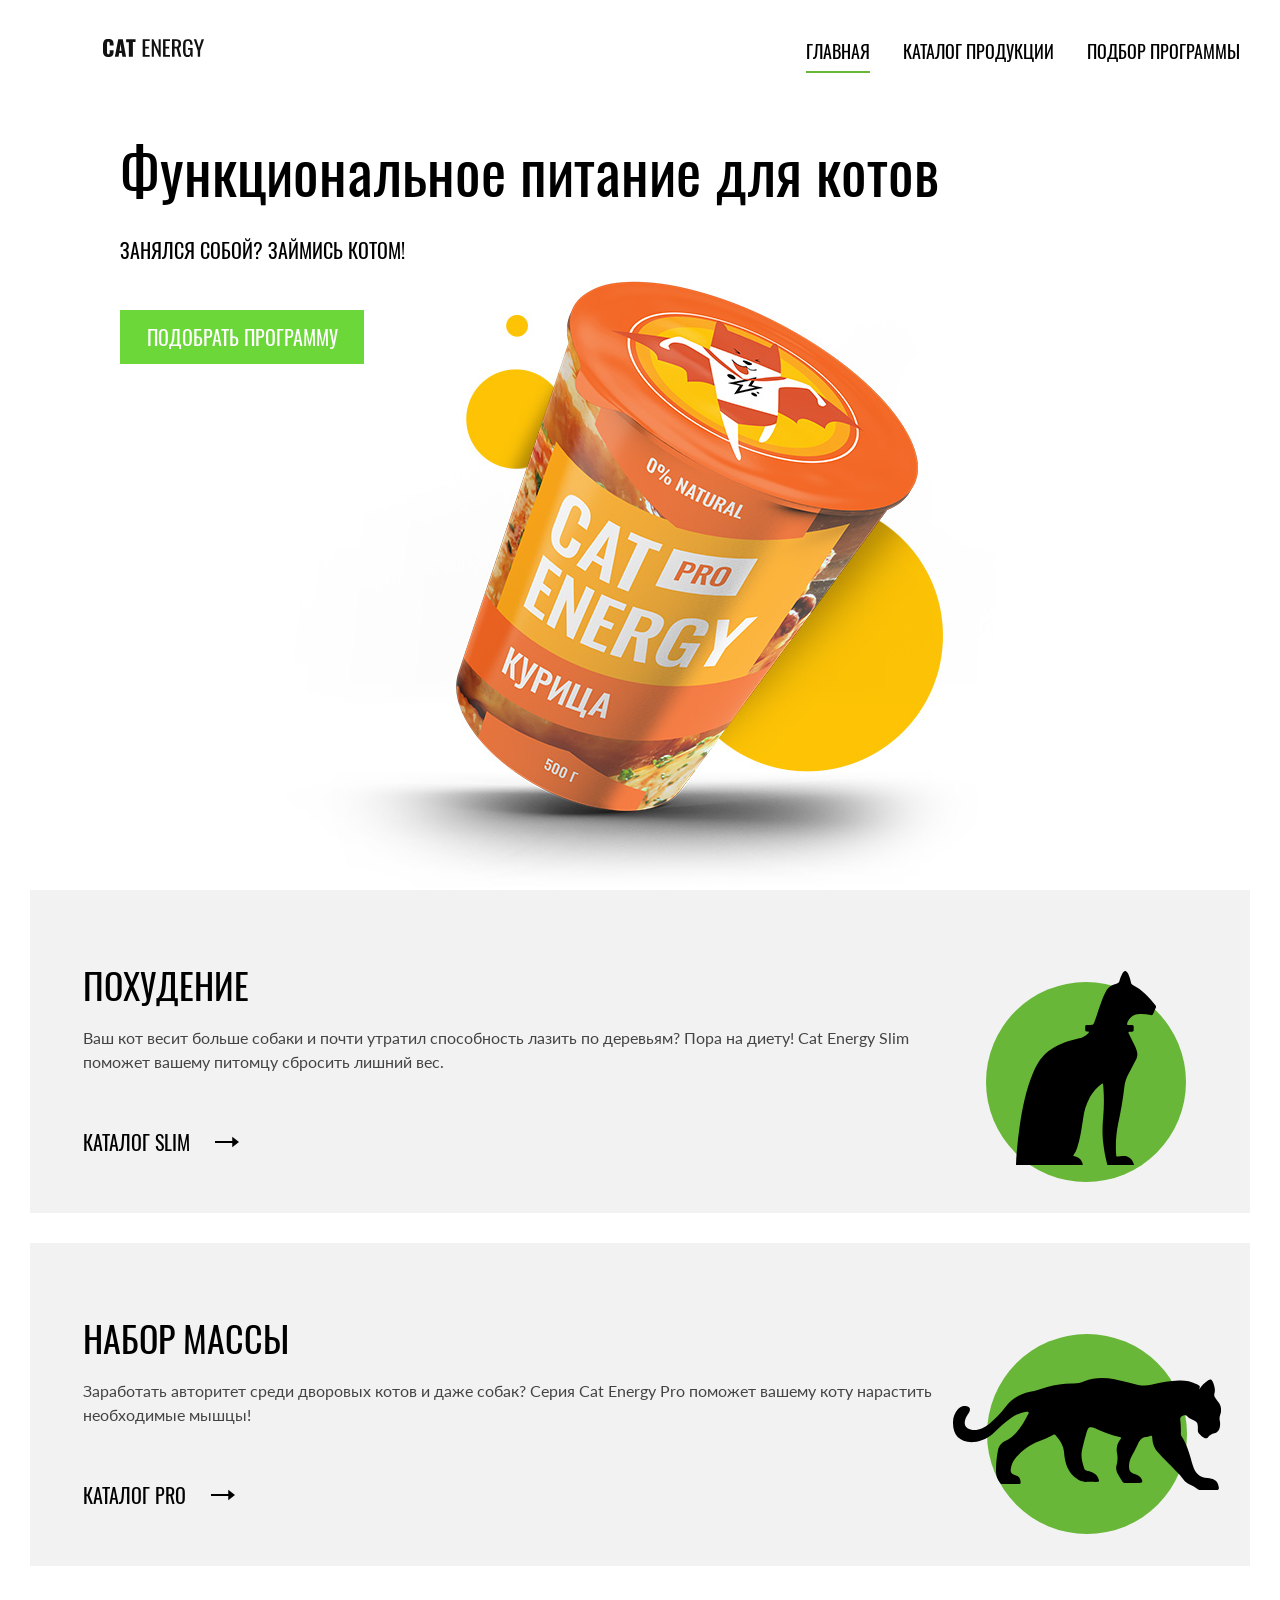
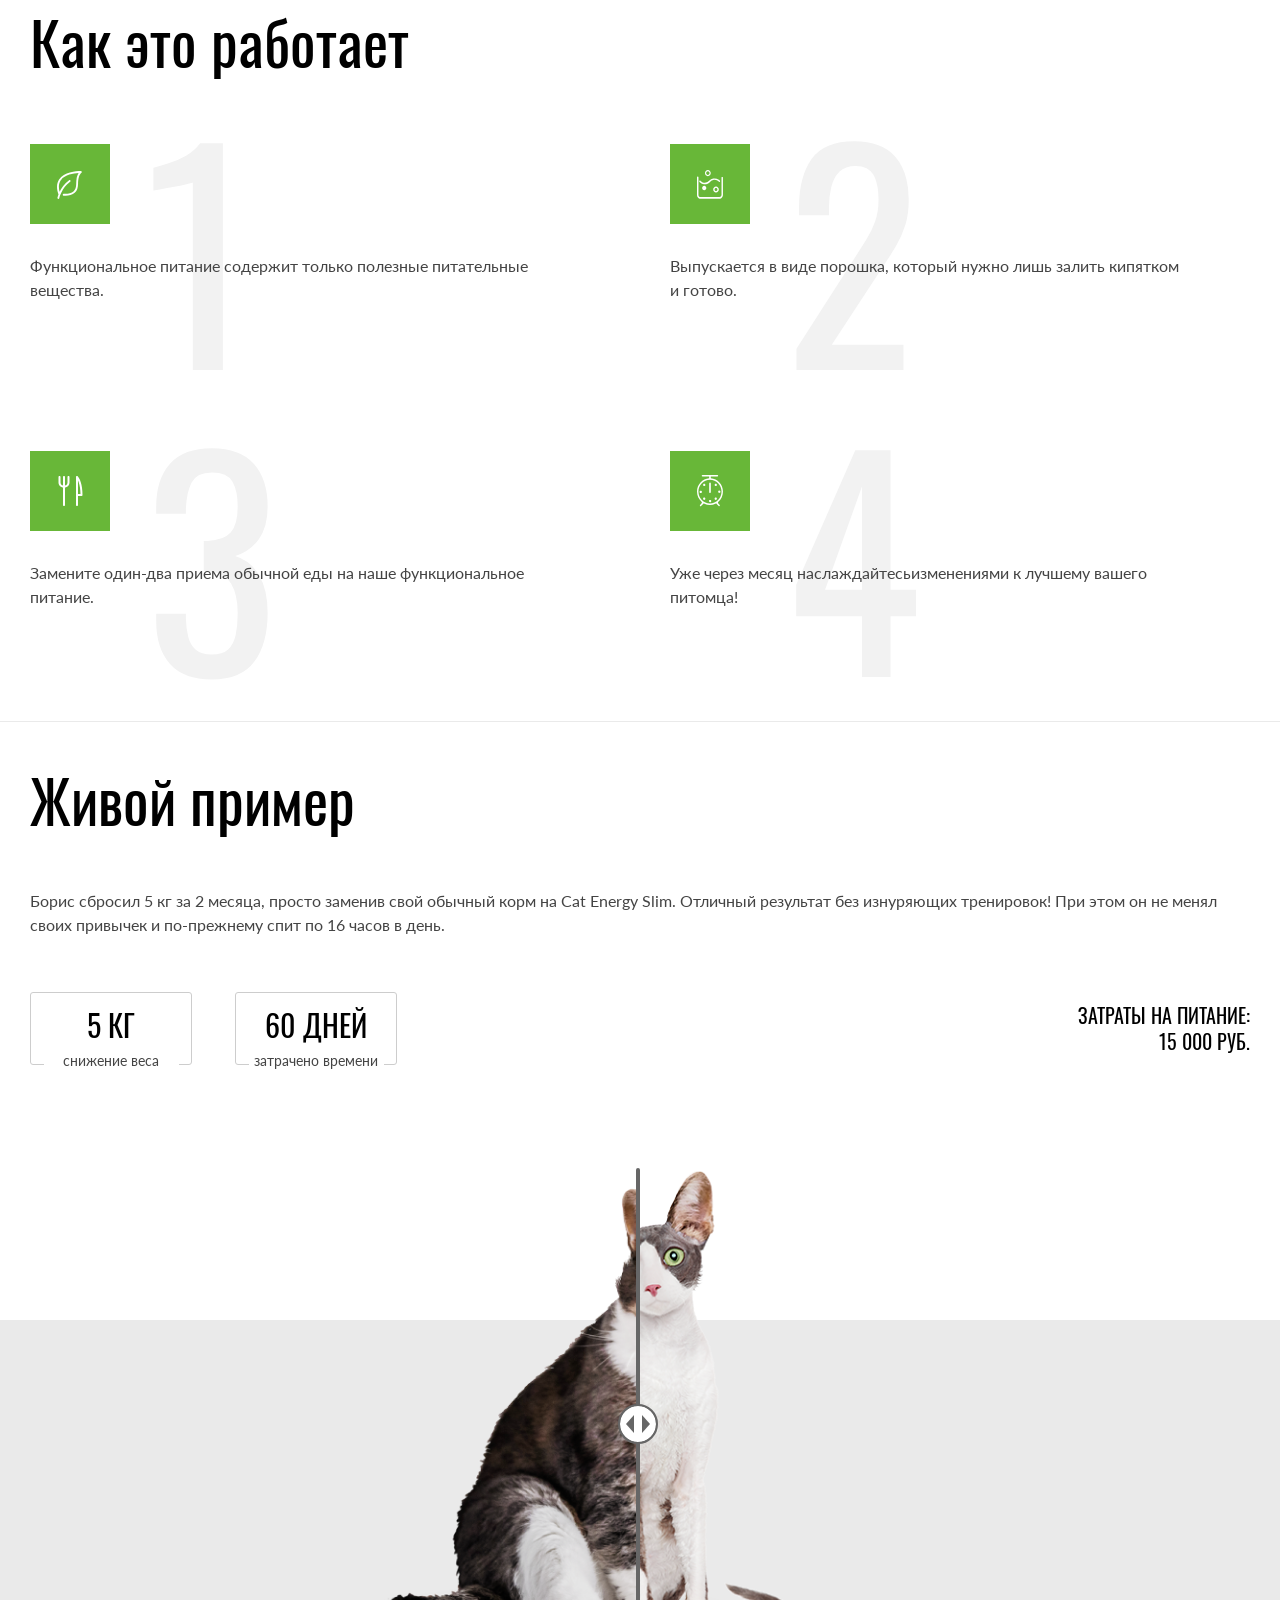
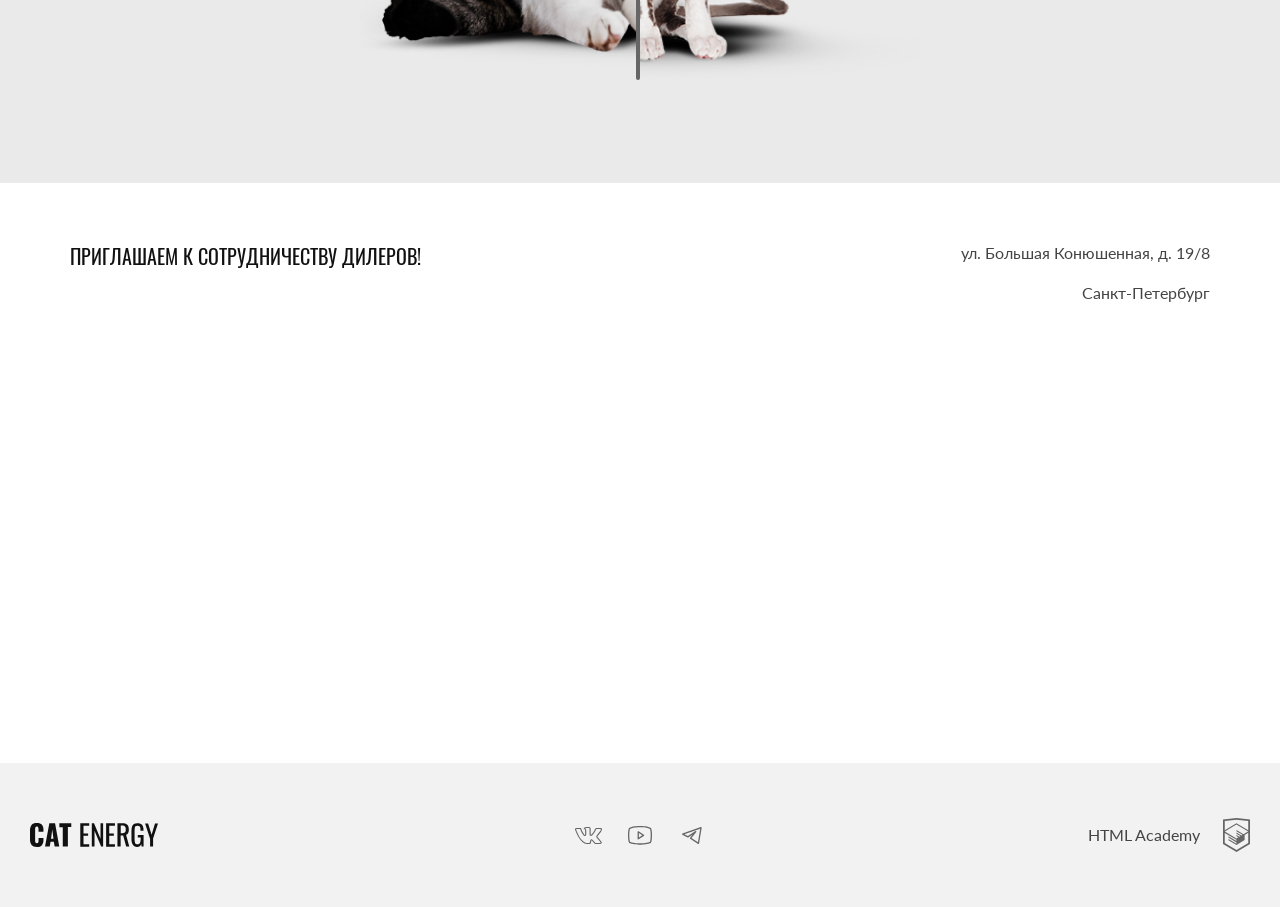
<file: index.html>
<!DOCTYPE html><html class="page" lang="ru"><head><meta charset="utf-8"><title>HTML Academy: Кэт энерджи</title><meta name="viewport" content="width=device-width,initial-scale=1"><link rel="stylesheet" href="styles/styles.css"><link rel="icon" href="favicon.ico"><link rel="icon" href="images/favicons/16.svg" type="image/svg+xml"><link rel="icon" href="images/favicons/32.svg" type="image/svg+xml"><link rel="apple-touch-icon" href="images/favicons/152.svg"><link rel="manifest" href="manifest.webmanifest"></head><body class="page__body"><header class="main-header main-header--index"><a class="main-header__logo logo" href="#"><span class="logo__pic-wrapper"><picture><source media="(min-width: 768px) and (max-width: 1439px)" srcset="images/logo-tablet.svg" type="image/svg+xml" width="60" height="50"><source media="(min-width: 1440px)" srcset="images/logo-desktop.svg" type="image/svg+xml" width="70" height="59"><img class="logo__pic" src="images/logo-mobile.svg" alt="лого" width="33" height="38"></picture></span><span class="logo__text-wrapper"><picture><source media="(min-width: 1440px)" srcset="images/logo-text-desktop.svg" type="image/svg+xml" width="118" height="21"><img class="logo__text" src="images/logo-text-mobile.svg" alt="лого" width="101" height="18"></picture></span></a><nav class="main-nav"><button class="main-nav__toggle" type="button"><span class="visually-hidden">Открыть меню</span></button><div class="main-nav__wrapper"><ul class="main-nav__list site-list site-list--index"><li class="site-list__item site-list__item--active"><a class="site-list__link site-list__link--current" href="index.html">Главная</a></li><li class="site-list__item"><a class="site-list__link" href="catalog.html">Каталог продукции</a></li><li class="site-list__item"><a class="site-list__link" href="form.html">Подбор программы</a></li></ul></div></nav></header><main class="main-container"><section class="preview"><h1 class="preview__main-title">Функциональное питание для котов</h1><p class="preview__main-subtitle">Занялся собой? Займись котом!</p><picture><source media="(min-width: 768px) and (max-width: 1439px)" type="image/png" srcset="images/tablet-can-of-feed.png, images/tablet-can-of-feed@2x.png 2x"><source media="(min-width: 1440px)" srcset="images/images/desktop-can-of-feed.png, images/desktop-can-of-feed@2x.png 2x" type="image/png"><img class="preview__img" src="images/mobile-can-of-feed.png" width="280" height="270" srcset="images/images/mobile-can-of-feed.png, images/mobile-can-of-feed@2x.png 2x" alt="банка с кормом со вкусом курицы"></picture><button class="button-all" type="button">подобрать программу</button></section><section class="programs"><h2 class="visually-hidden">Программа Питания</h2><ul class="programs__list"><li class="programs__item"><section class="program program--slim"><h3 class="program__second-title">Похудение</h3><p class="program__action">Ваш кот весит больше собаки и почти утратил способность лазить по деревьям? Пора нa диету! Cat Energy Slim поможет вашему питомцу сбросить лишний вес.</p><a class="program__link" href="#">каталог slim</a></section></li><li class="programs__item"><section class="program program--fat"><h3 class="program__second-title">Набор массы</h3><p class="program__action">Заработать авторитет среди дворовых котов и даже собак? Серия Cat Energy Pro поможет вашему коту нарастить необходимые мышцы!</p><a class="program__link" href="#">каталог pro</a></section></li></ul></section><section class="explanation"><h3 class="explanation__title">Как это работает</h3><ul class="explanation__list"><li class="explanation__item explanation__item--leaflet">Функциональное питание содержит только полезные питательные вещества.</li><li class="explanation__item explanation__item--chemicals">Выпускается в виде порошка, который нужно лишь залить кипятком и готово.</li><li class="explanation__item explanation__item--devices">Замените один-два приема обычной еды на наше функциональное питание.</li><li class="explanation__item explanation__item--time">Уже через месяц наслаждайтесьизменениями к лучшему вашего питомца!</li></ul></section><section class="example"><div class="example__wrapper"><h3 class="example__title">Живой пример</h3><p class="example__subtitle">Борис сбросил 5 кг за 2 месяца, просто заменив свой обычный корм на Cat Energy Slim. Отличный результат без изнуряющих тренировок! При этом он не менял своих привычек и по-прежнему спит по 16 часов в день.</p><div class="example__wrapper-cost"><ul class="example__list"><li class="example__item"><p class="example__results">5 КГ</p><p class="example__name">снижение веса</p></li><li class="example__item"><p class="example__results">60 ДНЕЙ</p><p class="example__name">затрачено времени</p></li></ul><p class="example__cost"><span class="example__cost-text">Затраты на питание:</span> <span class="example__cost-price">15 000 РУБ.</span></p></div></div><div class="slider"><div class="slider__before"><picture><source media="(min-width: 768px)" srcset="images/cat-thin-desktop.png, images/cat-thin-desktop@2x.png 2x" type="image/png"><img class="slider__image-before" src="images/cat-thin-mobile.png" width="280" height="256" srcset="images/cat-thin-mobile.png, images/cat-thin-mobile@2x.png 2x" alt="лого"></picture></div><div class="slider__after"><picture><source media="(min-width: 768px)" srcset="images/cat-fat-desktop.png, images/cat-fat-desktop@2x.png 2x" type="image/png"><img class="slider__image-after" src="images/cat-fat-mobile.png" width="280" height="256" srcset="images/cat-fat-mobile.png, images/cat-fat-mobile@2x.png 2x" alt="лого"></picture></div><button class="slider__button" type="button"><span class="visually-hidden">кнопка-слайдера</span></button></div></section></main><footer class="main-footer"><section class="contacts contacts--index"><div class="contacts__wrapper"><h2 class="contacts__title">Приглашаем к&nbsp;сотрудничеству дилеров!</h2><p class="contacts__address"><span class="contacts__street">ул. Большая Конюшенная, д. 19/8</span> <span class="contacts__city">Санкт-Петербург</span></p></div><iframe src="https://yandex.ru/map-widget/v1/?ll=30.323036%2C59.938631&mode=search&ol=geo&ouri=ymapsbm1%3A%2F%2Fgeo%3Fdata%3DCgg1NzM5NDE4NBJh0KDQvtGB0YHQuNGPLCDQodCw0L3QutGCLdCf0LXRgtC10YDQsdGD0YDQsywg0JHQvtC70YzRiNCw0Y8g0JrQvtC90Y7RiNC10L3QvdCw0Y8g0YPQu9C40YbQsCwgMTkvOCIKDZaV8kEVKcFvQg%2C%2C&z=16.9" width="766" height="560" allowfullscreen title="Офис компании по адресу набережная реки Карповки, 5, литера П, Санкт-Петербург"></iframe></section><div class="main-footer__social-wrap"><a class="main-footer__link" href="index.html"><img class="main-footer__name" src="images/footer-logo.svg" width="128" height="34" alt="серый логотип cat energy"></a><ul class="main-footer__socials-list"><li class="main-footer__socials-contacts-item"><a class="main-footer__socials-contacts-link" aria-label="Вконтакте" href="https://vk.com/htmlacademy"><svg class="main-footer__socials-contacts-link-svg" width="28" height="22" xmlns="http://www.w3.org/2000/svg"><path d="M1 5.33876C1 4.48373 1.5151 4.02268 2.54531 3.95562L6.51515 3.98077C6.78158 3.98077 6.95921 4.10651 7.04802 4.35799C7.45655 5.61538 7.91392 6.70094 8.42014 7.61465C8.92637 8.52835 9.58801 9.58038 10.4051 10.7707C10.4761 10.9216 10.5916 10.997 10.7514 10.997C10.8758 10.997 10.9735 10.9384 11.0445 10.821L11.1244 10.5444L11.1511 6.19379C11.1511 5.89201 11.0756 5.69083 10.9246 5.59024C10.7736 5.48965 10.4939 5.4142 10.0853 5.36391C9.76563 5.31361 9.60577 5.12919 9.60577 4.81065C9.60577 4.74359 9.61465 4.69329 9.63241 4.65976C10.0054 3.57002 11.0711 3.02515 12.8296 3.02515L14.3216 3C14.9966 3 15.5561 3.15927 16.0001 3.47781C16.4442 3.79635 16.6662 4.29931 16.6662 4.98669V10.6953C16.7906 10.7791 16.906 10.821 17.0126 10.821C17.279 10.821 17.5099 10.6701 17.7053 10.3683C19.6592 7.78649 20.716 6.05966 20.8759 5.18787C20.8759 5.1711 20.8936 5.12919 20.9291 5.06213C21.0535 4.81065 21.2577 4.5927 21.5419 4.40828C21.8261 4.22387 22.0748 4.09813 22.288 4.03107C22.359 3.99753 22.4389 3.98077 22.5277 3.98077H26.6574L26.9239 4.00592C27.2791 4.00592 27.5544 4.16519 27.7498 4.48373C27.8209 4.58432 27.8697 4.69329 27.8964 4.81065C27.923 4.92801 27.9408 5.04536 27.9496 5.16272C27.9585 5.28008 27.963 5.34714 27.963 5.36391V5.53994C27.8386 6.22732 27.5233 6.9608 27.0171 7.74038C26.5109 8.51997 25.867 9.36243 25.0855 10.2678C24.304 11.1731 23.8155 11.7682 23.6201 12.0533C23.4603 12.2544 23.3803 12.4389 23.3803 12.6065C23.3803 12.7406 23.4514 12.8915 23.5935 13.0592L27.4834 17.6864C27.6965 17.9546 27.8031 18.248 27.8031 18.5666C27.8031 18.9522 27.6432 19.2707 27.3235 19.5222C27.0038 19.7737 26.6219 19.9162 26.1779 19.9497L25.7249 19.9749H21.6752C21.6574 19.9749 21.6219 19.979 21.5686 19.9874C21.5153 19.9958 21.4798 20 21.462 20C21.0712 20 20.7071 19.8407 20.3696 19.5222C20.2453 19.3881 19.4105 18.3989 17.8652 16.5547C17.7764 16.4374 17.652 16.3284 17.4922 16.2278C17.4211 16.4961 17.3279 16.8817 17.2124 17.3846C17.097 17.8876 17.0126 18.248 16.9593 18.466L16.8794 18.8935C16.7018 19.4803 16.3287 19.8323 15.7604 19.9497L15.3874 19.9749H12.7763C11.3021 19.9749 9.83224 19.3378 8.36686 18.0636C6.90148 16.7894 5.58264 15.1423 4.41034 13.122C3.23803 11.1018 2.14566 8.75049 1.13322 6.06805C1.04441 5.8501 1 5.607 1 5.33876ZM17.0126 11.8521C16.6396 11.8521 16.3021 11.7557 16.0001 11.5629C15.6982 11.3701 15.5472 11.106 15.5472 10.7707V4.98669C15.5472 4.65138 15.4584 4.41248 15.2808 4.26997C15.1032 4.12747 14.7923 4.05621 14.3483 4.05621L12.8296 4.10651C12.0658 4.10651 11.4886 4.23225 11.0978 4.48373C11.8793 4.8358 12.2701 5.40582 12.2701 6.19379V10.6198C12.2346 11.039 12.0569 11.3868 11.7372 11.6635C11.4175 11.9401 11.0623 12.0784 10.6715 12.0784C10.1386 12.0784 9.7301 11.8353 9.44591 11.3491C8.06046 9.37081 7.03025 7.4931 6.35529 5.71598L6.1155 5.06213L2.57195 5.03698C2.34104 5.03698 2.21227 5.04956 2.18562 5.0747C2.15898 5.09985 2.14566 5.1711 2.14566 5.28846C2.14566 5.43935 2.16342 5.59862 2.19895 5.76627L2.75845 7.17456C4.25048 10.8126 5.87127 13.6795 7.62085 15.7751C9.37042 17.8708 11.0889 18.9186 12.7763 18.9186H15.4406C15.5472 18.9186 15.6271 18.8893 15.6804 18.8306C15.7337 18.7719 15.7781 18.6588 15.8136 18.4911L15.8669 18.2396L16.3732 16.0266C16.5152 15.7249 16.6396 15.5237 16.7462 15.4231C16.9415 15.2387 17.1725 15.1465 17.4389 15.1465C17.8652 15.1465 18.3003 15.3895 18.7444 15.8757L21.0091 18.5917C21.1512 18.8097 21.3022 18.9186 21.462 18.9186H25.8581C26.391 18.9186 26.6574 18.7929 26.6574 18.5414C26.6574 18.4576 26.6308 18.3738 26.5775 18.2899L22.7142 13.7382C22.4123 13.3861 22.2613 13.0089 22.2613 12.6065C22.2613 12.2041 22.4034 11.8185 22.6876 11.4497C22.9185 11.1144 23.367 10.557 24.0331 9.77737C24.6992 8.99778 25.2809 8.26849 25.7782 7.5895C26.2756 6.9105 26.6042 6.29438 26.764 5.74112L26.8439 5.4142C26.8262 5.38067 26.8173 5.32618 26.8173 5.25074C26.8173 5.1753 26.8084 5.11243 26.7907 5.06213H22.6077C22.3412 5.16272 22.1281 5.31361 21.9682 5.51479L21.8084 5.9926C21.3643 7.14941 20.2009 8.93491 18.3181 11.3491C17.9451 11.6844 17.5099 11.8521 17.0126 11.8521Z" fill="currentColor"/></svg></a></li><li class="main-footer__socials-contacts-item"><a class="main-footer__socials-contacts-link" aria-label="Ютуб" href="https://www.youtube.com/user/htmlacademyru"><svg class="main-footer__socials-contacts-link-svg" width="28" height="22" xmlns="http://www.w3.org/2000/svg"><path d="M17.8509 10.7927L12.6145 7.30184C12.5159 7.23691 12.4016 7.19985 12.2837 7.19459C12.1657 7.18934 12.0486 7.21608 11.9446 7.27198C11.8406 7.32789 11.7537 7.41087 11.693 7.51215C11.6324 7.61343 11.6002 7.72924 11.6 7.84729V14.8291C11.6001 14.9481 11.6327 15.0648 11.6942 15.1667C11.7557 15.2686 11.8438 15.3518 11.9491 15.4073C12.0524 15.4631 12.1691 15.4895 12.2864 15.4837C12.4037 15.478 12.5172 15.4402 12.6145 15.3746L17.8509 11.8837C17.9409 11.8239 18.0148 11.7429 18.0658 11.6477C18.1169 11.5526 18.1436 11.4462 18.1436 11.3382C18.1436 11.2302 18.1169 11.1239 18.0658 11.0287C18.0148 10.9335 17.9409 10.8525 17.8509 10.7927ZM12.9091 13.6073V9.06911L16.3127 11.3382L12.9091 13.6073ZM25.3891 5.04366C25.2942 4.67547 25.1131 4.33511 24.8609 4.05061C24.6086 3.76611 24.2924 3.54561 23.9382 3.40729C20.2182 1.9782 14.2509 2.00002 14 2.00002C13.7491 2.00002 7.78182 1.9782 4.06182 3.40729C3.70764 3.54561 3.3914 3.76611 3.13914 4.05061C2.88689 4.33511 2.70584 4.67547 2.61091 5.04366C2.32727 6.11275 2 8.07638 2 11.3382C2 14.6 2.32727 16.5637 2.61091 17.6327C2.70584 18.0009 2.88689 18.3413 3.13914 18.6258C3.3914 18.9103 3.70764 19.1308 4.06182 19.2691C7.78182 20.6982 13.7491 20.6764 14 20.6764H14.0764C14.8291 20.6764 20.3927 20.6327 23.9382 19.2691C24.2924 19.1308 24.6086 18.9103 24.8609 18.6258C25.1131 18.3413 25.2942 18.0009 25.3891 17.6327C25.6727 16.5637 26 14.6 26 11.3382C26 8.07638 25.6727 6.11275 25.3891 5.04366ZM24.1236 17.3055C24.0807 17.472 23.999 17.6259 23.8853 17.7548C23.7715 17.8838 23.6289 17.984 23.4691 18.0473C19.9782 19.3891 14.0655 19.3673 14 19.3673C13.9345 19.3673 8.02182 19.3891 4.53091 18.0473C4.37107 17.984 4.22846 17.8838 4.11471 17.7548C4.00096 17.6259 3.91929 17.472 3.87636 17.3055C3.61455 16.3018 3.30909 14.4582 3.30909 11.3382C3.30909 8.2182 3.61455 6.37457 3.87636 5.37093C3.91929 5.20445 4.00096 5.05047 4.11471 4.92156C4.22846 4.79264 4.37107 4.69243 4.53091 4.62911C8.02182 3.28729 13.9345 3.30911 14 3.30911C14.0655 3.30911 19.9782 3.28729 23.4691 4.62911C23.6289 4.69243 23.7715 4.79264 23.8853 4.92156C23.999 5.05047 24.0807 5.20445 24.1236 5.37093C24.3855 6.37457 24.6909 8.2182 24.6909 11.3382C24.6909 14.4582 24.3855 16.3018 24.1236 17.3055Z" fill="currentColor"/></svg></a></li><li class="main-footer__socials-contacts-item"><a class="main-footer__socials-contacts-link" aria-label="Телеграмм" href="https://t.me/htmlacademy"><svg class="main-footer__socials-contacts-link-svg" width="28" height="22" xmlns="http://www.w3.org/2000/svg"><path d="M23.4608 3.15291C23.6393 3.30222 23.7255 3.5349 23.6872 3.76448L21.0611 19.5214C21.0244 19.7411 20.8789 19.9273 20.6745 20.0159C20.47 20.1045 20.2346 20.0833 20.0493 19.9597L12.1708 14.7074C12.0177 14.6054 11.9145 14.4437 11.8862 14.2619C11.858 14.08 11.9074 13.8947 12.0223 13.751L14.633 10.4877L10.273 13.3944C10.077 13.525 9.82597 13.5407 9.61524 13.4353L4.36293 10.8092C4.12769 10.6915 3.98535 10.4449 4.0012 10.1824C4.01705 9.91983 4.18804 9.6921 4.43573 9.60364L22.8188 3.03826C23.038 2.95998 23.2822 3.00359 23.4608 3.15291ZM6.32626 10.3228L9.86168 12.0905L17.4231 7.0495C17.6925 6.86994 18.0525 6.91349 18.2712 7.1521C18.49 7.3907 18.5022 7.75314 18.3 8.00591L13.495 14.0121L19.9328 18.3039L22.2083 4.65058L6.32626 10.3228Z" fill="currentColor"/></svg></a></li></ul><a class="main-footer__logo-link" href="#"><span class="main-footer__logo-link-text">HTML Academy</span> <img class="main-footer__logo-link-img" src="images/html-academy.svg" alt="значок html academy" width="27" height="34"></a></div></footer></body></html>
</file>
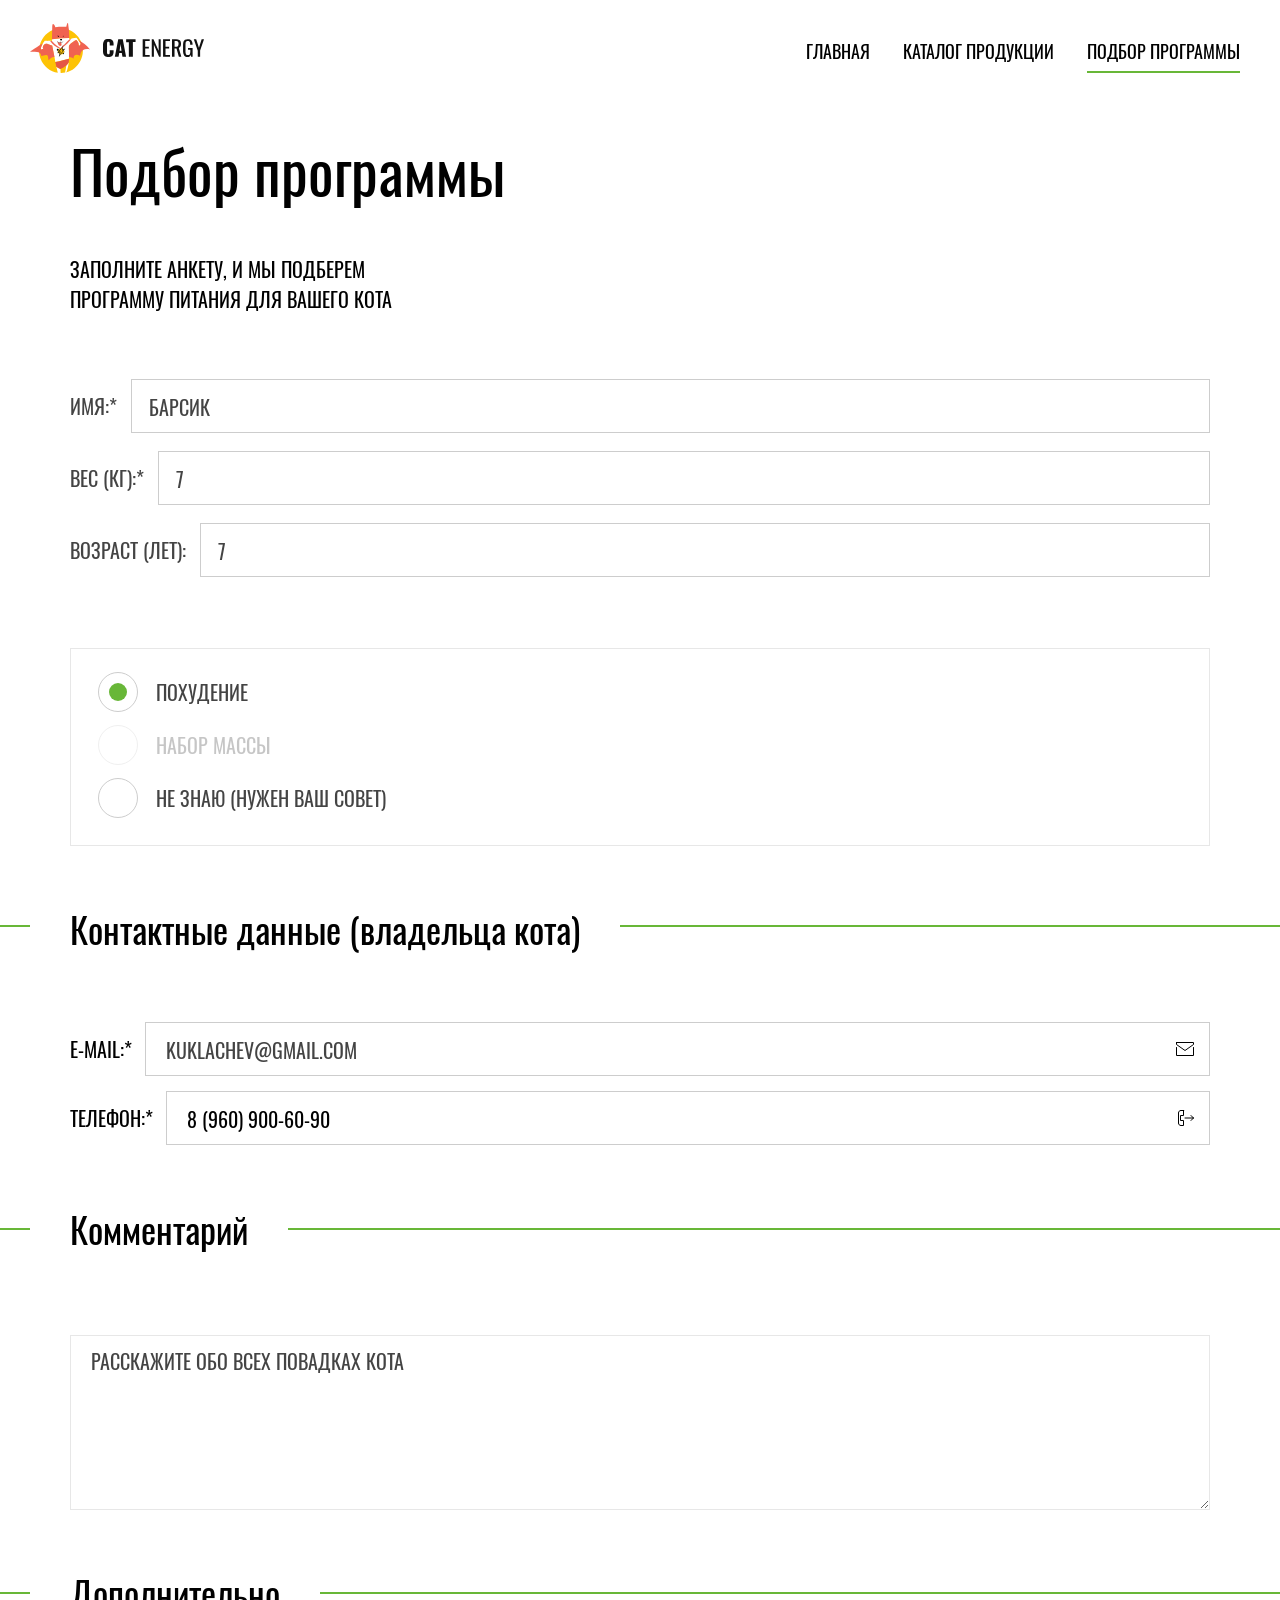
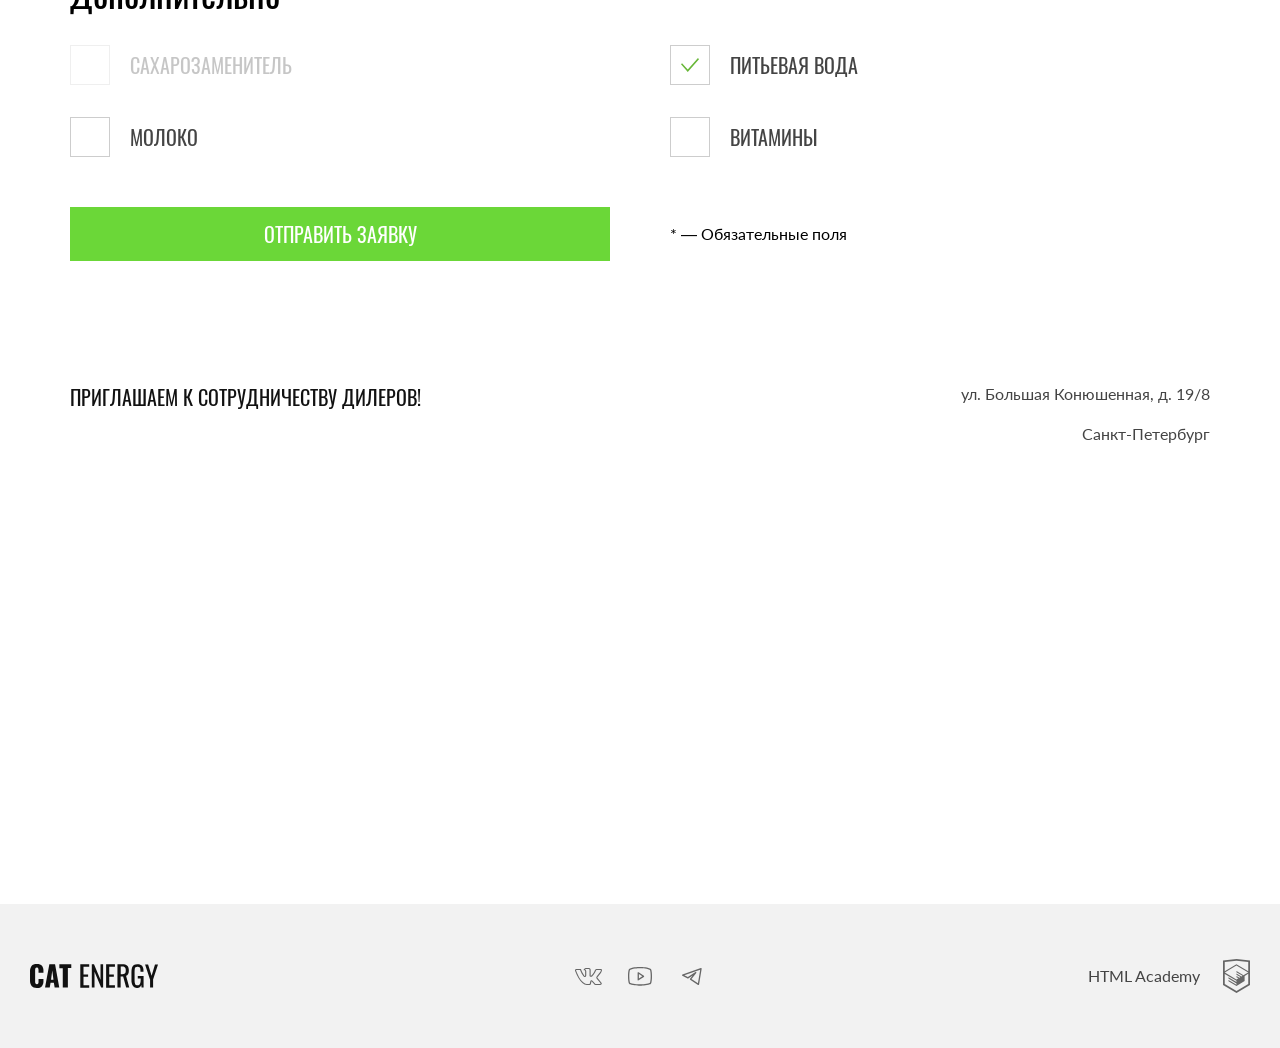
<file: form.html>
<!DOCTYPE html><html class="page" lang="ru"><head><meta charset="utf-8"><title>HTML Academy: Кэт энерджи</title><meta name="viewport" content="width=device-width,initial-scale=1"><link rel="stylesheet" href="styles/styles.css"><link rel="icon" href="favicon.ico"><link rel="icon" href="images/favicons/16.svg" type="image/svg+xml"><link rel="icon" href="images/favicons/32.svg" type="image/svg+xml"><link rel="apple-touch-icon" href="images/favicons/152.svg"><link rel="manifest" href="manifest.webmanifest"></head><body class="page__body"><header class="main-header"><a class="main-header__logo logo" href="#"><span class="logo__pic-wrapper"><picture><source media="(min-width: 768px) and (max-width: 1439px)" srcset="images/logo-tablet.svg" type="image/svg+xml" width="60" height="50"><source media="(min-width: 1440px)" srcset="images/logo-desktop.svg" type="image/svg+xml" width="70" height="59"><img class="logo__pic" src="images/logo-mobile.svg" alt="лого" width="33" height="38"></picture></span><span class="logo__text-wrapper"><picture><source media="(min-width: 1440px)" srcset="images/logo-text-desktop.svg" type="image/svg+xml" width="118" height="21"><img class="logo__text" src="images/logo-text-mobile.svg" alt="лого" width="101" height="18"></picture></span></a><nav class="main-nav"><button class="main-nav__toggle" type="button"><span class="visually-hidden">Открыть меню</span></button><div class="main-nav__wrapper"><ul class="main-nav__list site-list"><li class="site-list__item site-list__item--active"><a class="site-list__link" href="index.html">Главная</a></li><li class="site-list__item"><a class="site-list__link" href="catalog.html">Каталог продукции</a></li><li class="site-list__item"><a class="site-list__link site-list__link--current" href="form.html">Подбор программы</a></li></ul></div></nav></header><main class="second-main-container"><section class="questionnaire"><h1 class="questionnaire__title">Подбор программы</h1><p class="questionnaire__subtitle">Заполните анкету, и мы подберем программу питания для вашего кота</p><form class="form-data" action="https://echo.htmlacademy.ru/" method="get"><div class="form-data__section-wrapper"><section class="data-cat"><h2 class="visually-hidden">Личные Данные</h2><p class="data-cat__group"><label class="data-cat__field-label" for="date-cat-name">ИМЯ:*</label> <input class="data-cat__date" type="text" id="date-cat-name" name="date-checkin" placeholder="ИМЯ:" value="барсик" required></p><p class="data-cat__group"><label class="data-cat__field-label" for="date-weight-cat">Вес (кг):*</label> <input class="data-cat__date-two" type="text" id="date-weight-cat" name="date-checkin" placeholder="Вес (кг):" value="7" required></p><p class="data-cat__group"><label class="data-cat__field-label" for="date-age-cat">Возраст (лет):</label> <input class="data-cat__date-three" type="text" id="date-age-cat" name="date-checkin" placeholder="Возраст (лет):" value="7" required></p></section><section class="filter"><h3 class="visually-hidden">Контроль Веса</h3><ul class="filter__list"><li class="filter__item"><label class="filter__control"><input class="visually-hidden filter__input" type="radio" name="weight" value="pool" checked="checked"> <span class="filter__mark"></span> <span class="filter__label">Похудение</span></label></li><li class="filter__item"><label class="filter__control"><input class="visually-hidden filter__input" type="radio" name="weight" value="parking" disabled="disabled"> <span class="filter__mark"></span> <span class="filter__label">Набор массы</span></label></li><li class="filter__item"><label class="filter__control"><input class="visually-hidden filter__input" type="radio" name="weight" value="WI-FI"> <span class="filter__mark"></span> <span class="filter__label">Не знаю (Нужен ваш совет)</span></label></li></ul></section></div><section class="contacts-owner"><h3 class="contacts-owner__title">Контактные данные (владельца кота)</h3><div class="contacts-owner__wrapper"><p class="contacts-owner__field-group"><label class="contacts-owner__field-label" for="date-info-email">E-mail:*</label> <input class="contacts-owner__email" type="text" id="date-info-email" name="date-checkin" placeholder="E-mail:" value="kuklachev@gmail.com"></p><p class="contacts-owner__field-group"><label class="contacts-owner__field-label" for="date-info-tell">Телефон:*</label> <input class="contacts-owner__tel" type="text" id="date-info-tell" name="date-checkin" placeholder="Телефон:" value="8 (960) 900-60-90"></p></div></section><section class="comments"><h3 class="comments__title">Комментарий</h3><div class="comments__content"><textarea class="comments__text" name="comments__subtitle" id="comments-big-text">Расскажите обо всех повадках кота</textarea></div></section><section class="add-info"><h3 class="add-info__title">Дополнительно</h3><div class="add-info__content"><ul class="add-info__list"><li class="add-info__item"><label class="add-info__control"><input class="visually-hidden add-info__input" type="checkbox" name="ingredients" disabled="disabled"> <span class="add-info__mark"></span> <span class="add-info__label">сахарозаменитель</span></label></li><li class="add-info__item"><label class="add-info__control"><input class="visually-hidden add-info__input" type="checkbox" name="ingredients" checked="checked"> <span class="add-info__mark"></span> <span class="add-info__label">питьевая вода</span></label></li><li class="add-info__item"><label class="add-info__control"><input class="visually-hidden add-info__input" type="checkbox" name="ingredients"> <span class="add-info__mark"></span> <span class="add-info__label">молоко</span></label></li><li class="add-info__item"><label class="add-info__control"><input class="visually-hidden add-info__input" type="checkbox" name="ingredients"> <span class="add-info__mark"></span> <span class="add-info__label">витамины</span></label></li></ul></div></section><div class="form-data__wrapper"><button class="button-green" type="submit">отправить заявку</button><p class="form-data__text">* — Обязательные поля</p></div></form></section></main><footer class="main-footer"><section class="contacts contacts--index"><div class="contacts__wrapper"><h2 class="contacts__title">Приглашаем к&nbsp;сотрудничеству дилеров!</h2><p class="contacts__address"><span class="contacts__street">ул. Большая Конюшенная, д. 19/8</span> <span class="contacts__city">Санкт-Петербург</span></p></div><iframe src="https://yandex.ru/map-widget/v1/?ll=30.323036%2C59.938631&mode=search&ol=geo&ouri=ymapsbm1%3A%2F%2Fgeo%3Fdata%3DCgg1NzM5NDE4NBJh0KDQvtGB0YHQuNGPLCDQodCw0L3QutGCLdCf0LXRgtC10YDQsdGD0YDQsywg0JHQvtC70YzRiNCw0Y8g0JrQvtC90Y7RiNC10L3QvdCw0Y8g0YPQu9C40YbQsCwgMTkvOCIKDZaV8kEVKcFvQg%2C%2C&z=16.9" width="766" height="560" allowfullscreen title="Офис компании по адресу набережная реки Карповки, 5, литера П, Санкт-Петербург"></iframe></section><div class="main-footer__social-wrap"><a class="main-footer__link" href="index.html"><img class="main-footer__name" src="images/footer-logo.svg" width="128" height="34" alt="серый логотип cat energy"></a><ul class="main-footer__socials-list"><li class="main-footer__socials-contacts-item"><a class="main-footer__socials-contacts-link" aria-label="Вконтакте" href="https://vk.com/htmlacademy"><svg class="main-footer__socials-contacts-link-svg" width="28" height="22" xmlns="http://www.w3.org/2000/svg"><path d="M1 5.33876C1 4.48373 1.5151 4.02268 2.54531 3.95562L6.51515 3.98077C6.78158 3.98077 6.95921 4.10651 7.04802 4.35799C7.45655 5.61538 7.91392 6.70094 8.42014 7.61465C8.92637 8.52835 9.58801 9.58038 10.4051 10.7707C10.4761 10.9216 10.5916 10.997 10.7514 10.997C10.8758 10.997 10.9735 10.9384 11.0445 10.821L11.1244 10.5444L11.1511 6.19379C11.1511 5.89201 11.0756 5.69083 10.9246 5.59024C10.7736 5.48965 10.4939 5.4142 10.0853 5.36391C9.76563 5.31361 9.60577 5.12919 9.60577 4.81065C9.60577 4.74359 9.61465 4.69329 9.63241 4.65976C10.0054 3.57002 11.0711 3.02515 12.8296 3.02515L14.3216 3C14.9966 3 15.5561 3.15927 16.0001 3.47781C16.4442 3.79635 16.6662 4.29931 16.6662 4.98669V10.6953C16.7906 10.7791 16.906 10.821 17.0126 10.821C17.279 10.821 17.5099 10.6701 17.7053 10.3683C19.6592 7.78649 20.716 6.05966 20.8759 5.18787C20.8759 5.1711 20.8936 5.12919 20.9291 5.06213C21.0535 4.81065 21.2577 4.5927 21.5419 4.40828C21.8261 4.22387 22.0748 4.09813 22.288 4.03107C22.359 3.99753 22.4389 3.98077 22.5277 3.98077H26.6574L26.9239 4.00592C27.2791 4.00592 27.5544 4.16519 27.7498 4.48373C27.8209 4.58432 27.8697 4.69329 27.8964 4.81065C27.923 4.92801 27.9408 5.04536 27.9496 5.16272C27.9585 5.28008 27.963 5.34714 27.963 5.36391V5.53994C27.8386 6.22732 27.5233 6.9608 27.0171 7.74038C26.5109 8.51997 25.867 9.36243 25.0855 10.2678C24.304 11.1731 23.8155 11.7682 23.6201 12.0533C23.4603 12.2544 23.3803 12.4389 23.3803 12.6065C23.3803 12.7406 23.4514 12.8915 23.5935 13.0592L27.4834 17.6864C27.6965 17.9546 27.8031 18.248 27.8031 18.5666C27.8031 18.9522 27.6432 19.2707 27.3235 19.5222C27.0038 19.7737 26.6219 19.9162 26.1779 19.9497L25.7249 19.9749H21.6752C21.6574 19.9749 21.6219 19.979 21.5686 19.9874C21.5153 19.9958 21.4798 20 21.462 20C21.0712 20 20.7071 19.8407 20.3696 19.5222C20.2453 19.3881 19.4105 18.3989 17.8652 16.5547C17.7764 16.4374 17.652 16.3284 17.4922 16.2278C17.4211 16.4961 17.3279 16.8817 17.2124 17.3846C17.097 17.8876 17.0126 18.248 16.9593 18.466L16.8794 18.8935C16.7018 19.4803 16.3287 19.8323 15.7604 19.9497L15.3874 19.9749H12.7763C11.3021 19.9749 9.83224 19.3378 8.36686 18.0636C6.90148 16.7894 5.58264 15.1423 4.41034 13.122C3.23803 11.1018 2.14566 8.75049 1.13322 6.06805C1.04441 5.8501 1 5.607 1 5.33876ZM17.0126 11.8521C16.6396 11.8521 16.3021 11.7557 16.0001 11.5629C15.6982 11.3701 15.5472 11.106 15.5472 10.7707V4.98669C15.5472 4.65138 15.4584 4.41248 15.2808 4.26997C15.1032 4.12747 14.7923 4.05621 14.3483 4.05621L12.8296 4.10651C12.0658 4.10651 11.4886 4.23225 11.0978 4.48373C11.8793 4.8358 12.2701 5.40582 12.2701 6.19379V10.6198C12.2346 11.039 12.0569 11.3868 11.7372 11.6635C11.4175 11.9401 11.0623 12.0784 10.6715 12.0784C10.1386 12.0784 9.7301 11.8353 9.44591 11.3491C8.06046 9.37081 7.03025 7.4931 6.35529 5.71598L6.1155 5.06213L2.57195 5.03698C2.34104 5.03698 2.21227 5.04956 2.18562 5.0747C2.15898 5.09985 2.14566 5.1711 2.14566 5.28846C2.14566 5.43935 2.16342 5.59862 2.19895 5.76627L2.75845 7.17456C4.25048 10.8126 5.87127 13.6795 7.62085 15.7751C9.37042 17.8708 11.0889 18.9186 12.7763 18.9186H15.4406C15.5472 18.9186 15.6271 18.8893 15.6804 18.8306C15.7337 18.7719 15.7781 18.6588 15.8136 18.4911L15.8669 18.2396L16.3732 16.0266C16.5152 15.7249 16.6396 15.5237 16.7462 15.4231C16.9415 15.2387 17.1725 15.1465 17.4389 15.1465C17.8652 15.1465 18.3003 15.3895 18.7444 15.8757L21.0091 18.5917C21.1512 18.8097 21.3022 18.9186 21.462 18.9186H25.8581C26.391 18.9186 26.6574 18.7929 26.6574 18.5414C26.6574 18.4576 26.6308 18.3738 26.5775 18.2899L22.7142 13.7382C22.4123 13.3861 22.2613 13.0089 22.2613 12.6065C22.2613 12.2041 22.4034 11.8185 22.6876 11.4497C22.9185 11.1144 23.367 10.557 24.0331 9.77737C24.6992 8.99778 25.2809 8.26849 25.7782 7.5895C26.2756 6.9105 26.6042 6.29438 26.764 5.74112L26.8439 5.4142C26.8262 5.38067 26.8173 5.32618 26.8173 5.25074C26.8173 5.1753 26.8084 5.11243 26.7907 5.06213H22.6077C22.3412 5.16272 22.1281 5.31361 21.9682 5.51479L21.8084 5.9926C21.3643 7.14941 20.2009 8.93491 18.3181 11.3491C17.9451 11.6844 17.5099 11.8521 17.0126 11.8521Z" fill="currentColor"/></svg></a></li><li class="main-footer__socials-contacts-item"><a class="main-footer__socials-contacts-link" aria-label="Ютуб" href="https://www.youtube.com/user/htmlacademyru"><svg class="main-footer__socials-contacts-link-svg" width="28" height="22" xmlns="http://www.w3.org/2000/svg"><path d="M17.8509 10.7927L12.6145 7.30184C12.5159 7.23691 12.4016 7.19985 12.2837 7.19459C12.1657 7.18934 12.0486 7.21608 11.9446 7.27198C11.8406 7.32789 11.7537 7.41087 11.693 7.51215C11.6324 7.61343 11.6002 7.72924 11.6 7.84729V14.8291C11.6001 14.9481 11.6327 15.0648 11.6942 15.1667C11.7557 15.2686 11.8438 15.3518 11.9491 15.4073C12.0524 15.4631 12.1691 15.4895 12.2864 15.4837C12.4037 15.478 12.5172 15.4402 12.6145 15.3746L17.8509 11.8837C17.9409 11.8239 18.0148 11.7429 18.0658 11.6477C18.1169 11.5526 18.1436 11.4462 18.1436 11.3382C18.1436 11.2302 18.1169 11.1239 18.0658 11.0287C18.0148 10.9335 17.9409 10.8525 17.8509 10.7927ZM12.9091 13.6073V9.06911L16.3127 11.3382L12.9091 13.6073ZM25.3891 5.04366C25.2942 4.67547 25.1131 4.33511 24.8609 4.05061C24.6086 3.76611 24.2924 3.54561 23.9382 3.40729C20.2182 1.9782 14.2509 2.00002 14 2.00002C13.7491 2.00002 7.78182 1.9782 4.06182 3.40729C3.70764 3.54561 3.3914 3.76611 3.13914 4.05061C2.88689 4.33511 2.70584 4.67547 2.61091 5.04366C2.32727 6.11275 2 8.07638 2 11.3382C2 14.6 2.32727 16.5637 2.61091 17.6327C2.70584 18.0009 2.88689 18.3413 3.13914 18.6258C3.3914 18.9103 3.70764 19.1308 4.06182 19.2691C7.78182 20.6982 13.7491 20.6764 14 20.6764H14.0764C14.8291 20.6764 20.3927 20.6327 23.9382 19.2691C24.2924 19.1308 24.6086 18.9103 24.8609 18.6258C25.1131 18.3413 25.2942 18.0009 25.3891 17.6327C25.6727 16.5637 26 14.6 26 11.3382C26 8.07638 25.6727 6.11275 25.3891 5.04366ZM24.1236 17.3055C24.0807 17.472 23.999 17.6259 23.8853 17.7548C23.7715 17.8838 23.6289 17.984 23.4691 18.0473C19.9782 19.3891 14.0655 19.3673 14 19.3673C13.9345 19.3673 8.02182 19.3891 4.53091 18.0473C4.37107 17.984 4.22846 17.8838 4.11471 17.7548C4.00096 17.6259 3.91929 17.472 3.87636 17.3055C3.61455 16.3018 3.30909 14.4582 3.30909 11.3382C3.30909 8.2182 3.61455 6.37457 3.87636 5.37093C3.91929 5.20445 4.00096 5.05047 4.11471 4.92156C4.22846 4.79264 4.37107 4.69243 4.53091 4.62911C8.02182 3.28729 13.9345 3.30911 14 3.30911C14.0655 3.30911 19.9782 3.28729 23.4691 4.62911C23.6289 4.69243 23.7715 4.79264 23.8853 4.92156C23.999 5.05047 24.0807 5.20445 24.1236 5.37093C24.3855 6.37457 24.6909 8.2182 24.6909 11.3382C24.6909 14.4582 24.3855 16.3018 24.1236 17.3055Z" fill="currentColor"/></svg></a></li><li class="main-footer__socials-contacts-item"><a class="main-footer__socials-contacts-link" aria-label="Телеграмм" href="https://t.me/htmlacademy"><svg class="main-footer__socials-contacts-link-svg" width="28" height="22" xmlns="http://www.w3.org/2000/svg"><path d="M23.4608 3.15291C23.6393 3.30222 23.7255 3.5349 23.6872 3.76448L21.0611 19.5214C21.0244 19.7411 20.8789 19.9273 20.6745 20.0159C20.47 20.1045 20.2346 20.0833 20.0493 19.9597L12.1708 14.7074C12.0177 14.6054 11.9145 14.4437 11.8862 14.2619C11.858 14.08 11.9074 13.8947 12.0223 13.751L14.633 10.4877L10.273 13.3944C10.077 13.525 9.82597 13.5407 9.61524 13.4353L4.36293 10.8092C4.12769 10.6915 3.98535 10.4449 4.0012 10.1824C4.01705 9.91983 4.18804 9.6921 4.43573 9.60364L22.8188 3.03826C23.038 2.95998 23.2822 3.00359 23.4608 3.15291ZM6.32626 10.3228L9.86168 12.0905L17.4231 7.0495C17.6925 6.86994 18.0525 6.91349 18.2712 7.1521C18.49 7.3907 18.5022 7.75314 18.3 8.00591L13.495 14.0121L19.9328 18.3039L22.2083 4.65058L6.32626 10.3228Z" fill="currentColor"/></svg></a></li></ul><a class="main-footer__logo-link" href="#"><span class="main-footer__logo-link-text">HTML Academy</span> <img class="main-footer__logo-link-img" src="images/html-academy.svg" alt="значок html academy" width="27" height="34"></a></div></footer></body></html>
</file>
<file: styles/styles.css>
picture{display:contents}@font-face{font-family:Oswald;font-style:normal;font-weight:"400";src:url(../fonts/oswald/oswaldregular.woff2)format("woff2");font-display:swap}@font-face{font-family:Lato;font-style:normal;font-weight:"400";src:url(../fonts/lato/Lato-Regular.woff2)format("woff2");font-display:swap}.visually-hidden{clip:rect(0 0 0 0);border:0;width:1px;height:1px;margin:-1px;padding:0;position:absolute;overflow:hidden}.picture{display:contents}.page__body{color:#000;flex-direction:column;min-width:320px;min-height:100%;margin:0;font-family:Lato,sans-serif;font-size:18px;line-height:21px;display:flex}.main-header{flex-direction:column;padding:13px 20px 10px;display:flex;position:relative}.logo:hover{opacity:.8}.logo:active{opacity:.6}@media (width>=768px){.main-header{grid-template-columns:174px 1fr;gap:94px;padding-top:25px;padding-left:30px;padding-right:30px;display:grid}}@media (width>=1440px){.main-header{grid-template-columns:210px 1fr;gap:94px;padding:60px 110px;display:grid}.main-header--index{z-index:10;position:absolute;top:0;left:0;right:0}}.main-footer{background-color:#f2f2f2;padding:0 0 40px}.main-footer__socials-list{border-top:1px solid #d9d9d9;border-bottom:1px solid #d9d9d9;justify-content:center;gap:24px;margin:0;padding:20px 0 18px;list-style:none;display:flex}.main-footer__socials-contacts-link{color:#666;display:flex}.main-footer__socials-contacts-link:hover{color:#68b738}.main-footer__socials-contacts-link:active{color:#68b738;opacity:.3}.main-footer__socials-contacts-link-svg{display:block}.main-footer__name{margin-bottom:13px}.main-footer__social-wrap{text-align:center;padding-top:37px;padding-left:20px;padding-right:20px}.main-footer__socials-contacts-item{flex-direction:column;align-items:center;display:flex}.main-footer__link{justify-content:center;display:flex}.main-footer__logo-link{color:#444;justify-content:space-between;align-items:center;margin-top:20px;font-family:Lato,sans-serif;font-size:16px;font-weight:400;line-height:125%;text-decoration:none;display:flex}.main-footer__logo-link-text:hover{color:#444}.main-footer__logo-link-text:active{color:#444;opacity:.3}.main-footer__logo-link:hover .main-footer__logo-link-img{background-color:#68b738;-webkit-mask-image:url(../images/html-academy.svg);mask-image:url(../images/html-academy.svg);-webkit-mask-position:50%;mask-position:50%;-webkit-mask-repeat:no-repeat;mask-repeat:no-repeat}.main-footer__logo-link:active .main-footer__logo-link-img{color:#68b738;opacity:.3}.main-footer__logo-link-text{color:#444;font-family:Lato,sans-serif;font-size:16px;font-weight:400;line-height:125%}@media (width>=768px){.main-footer{padding:0 0 55px}.main-footer__social-wrap{grid-template-columns:1fr 1fr 1fr;align-items:center;padding-top:55px;padding-left:30px;padding-right:30px;display:grid}.main-footer__link{justify-self:start}.main-footer__logo-link{justify-self:end;gap:23px;margin:0}.main-footer__name{margin:0}.main-footer__socials-list{border:none;margin:0;padding:0}.main-footer__logo-link{gap:23px;margin:0}}@media (width>=1440px){.main-footer{padding:0 0 66px}.main-footer__socials-list{gap:24px;display:flex}.main-footer__social-wrap{padding:66px 110px 0}.main-footer__logo-link{margin:0}}.button-green{color:#fff;text-transform:uppercase;background-color:#6bd738;border:none;width:100%;padding:10px 20px;font-family:Oswald,sans-serif;font-size:16px;line-height:125%}@media (width>=768px){.button-green{padding:14px 20px;font-size:20px;line-height:26px}}.main-nav__toggle{background-color:#0000;background-image:url(../images/logo-opened.svg);background-position:50%;background-repeat:no-repeat;border:none;width:30px;height:30px;padding:0;position:absolute;top:17px;right:17px}.main-nav--opened .main-nav__toggle{background-image:url(../images/logo-closed.svg);position:absolute;top:17px;right:14px}.main-nav .main-nav__wrapper{display:none}.main-nav--opened .main-nav__wrapper{display:block}.main-nav__wrapper{z-index:10;background-color:#fff;position:absolute;top:65px;left:0;right:0}@media (width>=768px){.main-nav__toggle{display:none}.main-nav .main-nav__wrapper{background-color:#0000;display:block;position:static}}.preview{padding-top:25px;position:relative}.preview:before{content:"";z-index:-1;background-image:-webkit-linear-gradient(#68b738d9,#68b738d9),-webkit-image-set(url(../images/background-cat.jpg) 1x,url(../images/background-cat@2x.jpg) 2x);background-image:linear-gradient(#68b738d9,#68b738d9),image-set("../images/background-cat.jpg" 1x,"../images/background-cat@2x.jpg" 2x);background-repeat:no-repeat;background-size:cover;position:absolute;inset:0 0 198px}.preview__main-title{color:#fff;text-align:center;max-width:100%;margin:0 0 27px;font-family:Oswald,sans-serif;font-size:36px;font-weight:400;line-height:100%}.preview__main-subtitle{color:#fff;text-align:center;text-transform:uppercase;max-width:100%;margin:0 0 30px;font-family:Oswald,sans-serif;font-size:14px;font-weight:400;line-height:100%}.preview__img{margin:0 auto;display:block}@media (width>=768px){.preview{padding:55px 230px 526px 120px}.preview__main-title{color:#000;text-align:left;margin:0;font-family:Oswald,sans-serif;font-size:60px;line-height:100%}.preview__main-subtitle{color:#000;text-transform:uppercase;white-space:nowrap;text-align:left;margin-top:40px;margin-bottom:50px;font-family:Oswald,sans-serif;font-size:20px;line-height:100%}.preview:before{content:none}.preview__img{z-index:-1;width:709px;height:609px;margin:0 auto;position:absolute;bottom:0;left:0;right:0}}@media (width>=1440px){.preview{margin-bottom:82px;padding:225px 190px 185px}.preview:before{content:"";z-index:-1;background-image:-webkit-linear-gradient(#68b738d9,#68b738d9),-webkit-image-set(url(../images/background-cat-desktop.jpg) 1x,url(../images/background-cat-desktop@2x.jpg) 2x);background-image:linear-gradient(#68b738d9,#68b738d9),image-set("../images/background-cat-desktop.jpg" 1x,"../images/background-cat-desktop@2x.jpg" 2x);background-repeat:no-repeat;inset:0 0 0 50%}.preview__img{width:552px;height:499px;margin:0;top:143px;left:auto;right:331px}.preview__main-title{color:#000;text-align:left;max-width:50%;margin:0;font-family:Oswald,sans-serif}}.filter{border-top:1px solid #d9d9d9;border-bottom:1px solid #d9d9d9;padding:23px 20px 16px}.filter__control{align-items:center;gap:15px;display:flex}.filter__input:disabled~.filter__mark,.filter__input:disabled~.filter__label{opacity:.3}.filter__label{color:#444;text-transform:uppercase;font-family:Oswald,sans-serif;font-size:16px;line-height:113%}.filter__item:active{opacity:.3}.filter__list{gap:13px;margin:0;padding:0;list-style:none;display:grid}.filter__input:checked+.filter__mark:after{content:"";background-color:#68b738;border-radius:50%;width:13px;height:13px;margin:auto;position:absolute;inset:0}.filter__mark{box-sizing:border-box;background-color:#fff;border:1px solid #cdcdcd;border-radius:50%;width:30px;height:30px;position:relative}@media (width>=768px){.filter{border:1px solid #e7e7e7;margin:0 70px 65px;padding:23px 27px 27px}.filter__control{gap:18px}.filter__mark{width:40px;height:40px}.filter__input:checked+.filter__mark:after{width:18px;height:18px}.filter__label{font-size:20px;line-height:30px}}@media (width>=1440px){.filter{margin:0}}.button-all{color:#fff;text-transform:uppercase;background-color:#6bd738;border:none;align-content:center;width:280px;margin-bottom:20px;margin-left:20px;margin-right:20px;padding:10px 20px;font-family:Oswald,sans-serif;font-size:16px;line-height:125%}.button-all:hover{background-color:#5eaa2f}.button-all:active{color:#ffffff4d;background-color:#5eaa2f}@media (width>=768px){.button-all{width:244px;margin:0;padding:14px 26px;font-size:20px;line-height:130%}}@media (width>=1440px){.button-all{text-transform:uppercase;border:none;width:245px;padding:14px 20px;font-size:20px;line-height:130%}}.programs{margin-left:20px;margin-right:20px}.programs__list{gap:20px;margin:0;padding:0;list-style:none;display:grid}@media (width>=768px){.programs{margin-left:30px;margin-right:30px}.programs__list{gap:30px}}@media (width>=1440px){.programs{margin-left:110px;margin-right:110px}.programs__list{grid-template-columns:1fr 1fr;gap:80px;display:grid}.programs__item{display:flex}}.explanation{padding:20px 20px 50px}.explanation__list{gap:20px;margin:0;padding:0;list-style:none;display:grid}.explanation__item{color:#444;min-height:60px;padding-left:80px;font-family:Lato,sans-serif;font-size:14px;line-height:129%}.explanation__title{color:#000;margin:0 0 40px;font-family:Oswald,sans-serif;font-size:36px;font-weight:400;line-height:111%}.explanation__text{color:#444;margin:0;font-family:Lato,sans-serif;font-size:14px;line-height:129%}@media (width>=768px){.explanation{padding:45px 30px 0}.explanation__title{margin-bottom:73px;font-size:60px;line-height:100%}.explanation__item{padding-top:100px;padding-left:0;font-size:16px;line-height:150%}.explanation__list{counter-reset:number-item;grid-template-columns:1fr 1fr;gap:37px 60px}.explanation__item{padding:110px 60px 100px 0;font-size:16px;line-height:150%;position:relative}.explanation__item:after{z-index:-1;counter-increment:number-item;content:counter(number-item);color:#f2f2f2;font-family:Oswald,sans-serif;font-size:280px;font-weight:400;line-height:100%;position:absolute;top:-40px;left:115px}}@media (width>=1440px){.explanation{padding:70px 110px 0}.explanation__item{padding-bottom:78px;padding-right:0}.explanation__list{grid-template-columns:1fr 1fr 1fr 1fr;gap:80px}}.explanation__item--leaflet{background-image:url(../images/mobile-leaflet.svg);background-repeat:no-repeat}@media (width>=768px){.explanation__item--leaflet{background-image:url(../images/tablet-leaflet.svg)}}.explanation__item--chemicals{background-image:url(../images/mobile-chemicals.svg);background-repeat:no-repeat}@media (width>=768px){.explanation__item--chemicals{background-image:url(../images/tablet-chemicals.svg);background-repeat:no-repeat}}.explanation__item--devices{background-image:url(../images/mobile-devices.svg);background-repeat:no-repeat}@media (width>=768px){.explanation__item--devices{background-image:url(../images/tablet-devices.svg);background-repeat:no-repeat}}.explanation__item--time{background-image:url(../images/mobile-time.svg);background-repeat:no-repeat}@media (width>=768px){.explanation__item--time{background-image:url(../images/tablet-time.svg);background-repeat:no-repeat}}.example{border-top:1px solid color #e6e6e6;background-color:#eaeaea;padding:23px 20px 40px}.example__title{color:#000;margin:0 0 40px;font-family:Oswald,sans-serif;font-size:36px;font-weight:400;line-height:111%}.example__subtitle{color:#444;margin:0 0 20px;font-family:Lato,sans-serif;font-size:14px;line-height:129%}.example__list{grid-template-columns:1fr 1fr;gap:32px;margin:0 0 20px;padding:0;list-style:none;display:grid}.example__results{color:#000;border:1px solid #cdcdcd;border-radius:3px;margin:0;padding:14px 5px 17px;font-family:Oswald,sans-serif;font-size:24px;line-height:100%}.example__name{color:#444;background-color:#eaeaea;width:80px;margin:-11px auto 0;padding-left:5px;padding-right:5px;font-family:Lato,sans-serif;font-size:12px;line-height:100%}.example__cost{color:#000;text-align:center;text-transform:uppercase;margin:0 0 20px;font-family:Oswald,sans-serif;font-size:14px;line-height:143%;display:block}.example__item{text-align:center}@media (width>=768px){.example{background-image:linear-gradient(0deg,#eaeaea 463px,#fff 463px);border-top:1px solid #eaeaea;padding:47px 30px 103px}.example__title{color:#000;margin-bottom:60px;font-family:Oswald,sans-serif;font-size:60px;line-height:100%}.example__subtitle{color:#444;margin-bottom:55px;font-family:Lato,sans-serif;font-size:16px;line-height:150%}.example__results{padding-bottom:20px;font-size:30px;line-height:123%}.example__wrap{flex-wrap:wrap;display:flex}.example__name{background-color:#fff;width:125px;font-size:14px;line-height:100%}.example__wrapper-cost{grid-template-columns:1fr 175px;gap:50px;margin-bottom:80px;display:grid}.example__cost{text-transform:uppercase;text-align:right;margin:10px 0 0;font-size:20px;line-height:130%}.example__list{grid-template-columns:162px 162px;gap:43px;display:grid}}@media (width>=1440px){.example{background-image:linear-gradient(#fff 185px,#eaeaea 185px);border-top:none;grid-template-columns:1fr 560px;gap:100px;padding:47px 110px 70px;display:grid}.example__title{margin-bottom:147px}.example__subtitle{max-width:435px;margin-bottom:70px}.example__name{background-color:#eaeaea}.example__wrapper-cost{grid-template-columns:1fr;gap:25px;margin-bottom:0;display:grid}.example__cost{text-align:left;gap:63px;display:flex}}.contacts__wrapper{grid-template-columns:1fr 1fr;padding:26px 20px;display:grid}.contacts--index{background-color:#fff}.contacts iframe{border:none;width:100%;height:362px;display:block}.contacts__title{color:#111;text-transform:uppercase;margin:0;font-family:Oswald,sans-serif;font-size:16px;font-weight:400;line-height:125%}.contacts__address{color:#444;margin:0;font-family:Lato,sans-serif;font-size:14px;font-weight:400;line-height:143%}@media (width>=768px){.contacts__city{margin-top:10px}.contacts__address{text-align:right;flex-direction:column;gap:10px;font-size:16px;line-height:125%;display:flex}.contacts__wrapper{gap:300px;padding:60px 70px}.contacts__title{color:#111;text-transform:uppercase;font-family:Oswald,sans-serif;font-size:20px;font-weight:400;line-height:130%}.contacts iframe{height:400px}}@media (width>=1440px){.contacts__address{text-align:left}.contacts{position:relative}.contacts__wrapper{box-sizing:border-box;background-color:#fff;gap:87px;width:565px;padding-left:80px;position:absolute;top:95px;left:110px}}.questionnaire{background-color:#fff;border-top:1px solid #d9d9d9;padding:27px 0 20px}.questionnaire__title{color:#000;margin:0 20px 37px;font-family:Oswald,sans-serif;font-size:36px;font-weight:400;line-height:100%}.questionnaire__subtitle{color:#000;text-transform:uppercase;max-width:250px;margin:0 20px 39px;font-family:Oswald,sans-serif;font-size:14px;font-weight:400;line-height:129%}@media (width>=768px){.questionnaire{border:none;padding:55px 0 20px}.questionnaire__title{margin-bottom:54px;margin-left:70px;margin-right:70px;font-size:60px;font-weight:400;line-height:100%}.questionnaire__subtitle{max-width:323px;margin-bottom:65px;margin-left:70px;margin-right:70px;font-size:20px;font-weight:400;line-height:150%}}@media (width>=1440px){.questionnaire{padding:18px 0 35px}.questionnaire__title{margin-left:110px;margin-right:110px}.questionnaire__subtitle{margin-bottom:65px;margin-left:110px;margin-right:110px}}.headline{background-color:#000;font-family:Oswald,sans-serif}.quantity__title{background-color:#111;font-family:Oswald,sans-serif}.quantity__text{background-color:#444;font-family:Lato,sans-serif}.quantity__button{background-color:#f2f2f2;font-family:Oswald,sans-serif}.extra-info{border-top:1px solid #d9d9d9;padding-top:25px}.extra-info__card{border-bottom:1px solid #cdcdcd;grid-template-columns:1fr 1fr;grid-template-areas:"subtitle subtitle""text price""button button";padding:12px 0 18px;display:grid}.extra-info__title{color:#000;grid-template-columns:0 auto 1fr;align-items:center;gap:20px;margin:0 0 18px;padding-top:3px;padding-bottom:14px;font-family:Oswald,sans-serif;font-size:24px;font-weight:400;line-height:100%;display:grid}.extra-info__content{padding-left:20px;padding-right:20px}.extra-info__title:before,.extra-info__title:after{content:"";background-color:#68b738;height:2px}.extra-info__subtitle{color:#222;text-transform:uppercase;grid-area:subtitle;margin:0 0 13px;font-family:Oswald,sans-serif;font-size:16px;font-weight:400;line-height:100%}.extra-info__text{color:#444;text-align:left;grid-area:text;margin:0;font-family:Lato,sans-serif;font-size:14px;font-weight:400;line-height:100%}.extra-info__text-price{color:#444;text-align:right;grid-area:price;margin:0;font-family:Lato,sans-serif;font-size:14px;line-height:100%}.extra-info__list{margin:0;padding:0;list-style:none}.extra-info__item:first-child .extra-info__card{border-top:1px solid #cdcdcd}.extra-info__button{color:#fff;text-transform:uppercase;background-color:#6bd738;border:none;grid-area:button;width:100%;margin-top:16px;padding:10px 20px;font-family:Oswald,sans-serif;font-size:16px;line-height:125%}.extra-info__button:hover{background-color:#5eaa2f}.extra-info__button:active{color:#ffffff4d;background-color:#5eaa2f}@media (width>=768px){.extra-info{border-top:none;padding-top:39px;padding-bottom:25px}.extra-info__content{padding-left:30px;padding-right:30px}.extra-info__card{border-left:1px solid #cdcdcd;border-right:1px solid #cdcdcd;grid-template-columns:1fr 1fr 90px;grid-template-areas:"subtitle text price""button button button";align-items:center;padding:26px 37px 28px}.extra-info__text-price{text-align:right;grid-area:price;font-size:16px;font-weight:400;line-height:125%}.extra-info__text{text-align:right;grid-area:text;font-size:16px;font-weight:400;line-height:125%}.extra-info__title{grid-template-columns:30px auto 1fr;gap:40px;margin-bottom:63px;font-size:36px;line-height:36px}.extra-info__subtitle{text-transform:uppercase;text-align:left;grid-area:subtitle;margin:0;font-size:20px;font-weight:400;line-height:100%}.extra-info__button{margin-top:24px}}@media (width>=1440px){.extra-info__button{margin:0}.extra-info{padding:45px 0 87px}.extra-info__content{grid-template-columns:1fr 245px;gap:80px;padding-left:110px;padding-right:110px;display:grid}.extra-info__card{border-left:none;border-right:none;grid-template-columns:1fr 145px 100px 245px;grid-template-areas:"subtitle text price button";gap:40px;padding:15px 0 16px}.extra-info__text-price{grid-area:price;font-size:16px;font-weight:400;line-height:125%}.extra-info__text{text-align:left;grid-area:text;font-size:16px;font-weight:400;line-height:125%}.extra-info__title{grid-area:title;grid-template-columns:70px auto 1fr;padding-left:0}.extra-info__subtitle{text-transform:uppercase;grid-area:subtitle;font-size:20px;font-weight:400;line-height:100%}}.form-data{color:#000;font-family:Oswald,sans-serif}.form-data__wrapper{text-align:center;gap:20px;padding:23px 20px 13px;display:grid}.form-data__text{color:#000;margin:0;font-family:Lato,sans-serif;font-size:14px;font-weight:400;line-height:114%}@media (width>=768px){.form-data__wrapper{grid-template-columns:1fr 1fr;align-items:center;gap:60px;padding:0 70px 43px;display:grid}.form-data__text{text-align:left;font-size:16px;line-height:16px}}@media (width>=1440px){.form-data__section-wrapper{grid-template-columns:1fr 1fr;align-items:start;gap:80px;padding:0 110px 43px;display:grid}.form-data__wrapper{gap:80px;padding:0 110px 43px}}.slider{width:280px;height:256px;margin:0 auto;position:relative}.slider__before,.slider__after{background-color:#eaeaea;overflow:hidden}.slider__before{position:relative}.slider__after{position:absolute;inset:0 50% 0 0}.slider__image-before,.slider__image-after{display:block}.slider__image-before{object-fit:cover;width:100%;height:100%}.slider__image-after{object-fit:cover;width:auto;height:100%}.slider__button{cursor:ew-resize;background-color:#666;border:none;border-radius:4px;width:4px;padding:0;position:absolute;top:0;bottom:0;right:50%}.slider__button:after{content:"";box-sizing:border-box;background-color:#fff;background-image:url(../images/thumb.svg);background-position:50%;background-repeat:no-repeat;border:2px solid #666;border-radius:50%;width:40px;height:40px;margin:auto;position:absolute;inset:0;transform:translate(-45%)}.slider__button:hover{background-color:#68b738}.slider__button:hover:after{background:#68b738;border:2px solid #68b738;-webkit-mask-image:url(../images/thumb.svg);mask-image:url(../images/thumb.svg);-webkit-mask-position:50%;mask-position:50%;-webkit-mask-repeat:no-repeat;mask-repeat:no-repeat}.slider__button:hover:before{content:"";background-color:#fff;border-radius:50%;width:40px;height:40px;margin:auto;position:absolute;inset:0;transform:translate(-45%)}.slider__button:active{background-color:#5eaa2f}.slider__button:active:after{background:#5eaa2f;border:2px solid #5eaa2f;-webkit-mask-image:url(../images/thumb.svg);mask-image:url(../images/thumb.svg);-webkit-mask-position:50%;mask-position:50%;-webkit-mask-repeat:no-repeat;mask-repeat:no-repeat}.slider__button:active:before{content:"";background-color:#fff;border-radius:50%;width:40px;height:40px;margin:auto;position:absolute;inset:0;transform:translate(-45%)}@media (width>=768px){.slider__before,.slider__after{background-color:unset;background-image:linear-gradient(0deg,#eaeaea 360px,#fff 360px)}.slider{width:560px;height:512px}}@media (width>=1440px){.slider__before,.slider__after{background-color:unset;background-image:linear-gradient(#fff 138px,#eaeaea 138px)}}.contacts-owner{padding:29px 0 10px}.contacts-owner__title{color:#000;grid-template-columns:0 187px 1fr;align-items:start;gap:20px;margin-top:0;margin-bottom:33px;font-family:Oswald,sans-serif;font-size:24px;font-style:normal;font-weight:400;line-height:26px;display:grid}.contacts-owner__title:before,.contacts-owner__title:after{content:"";background-color:#68b738;height:2px;margin-top:14px}.contacts-owner__wrapper{gap:15px;padding-left:20px;padding-right:20px;display:grid}.contacts-owner__field-group{color:#444;text-transform:uppercase;align-items:center;gap:13px;margin:0;font-family:Oswald,sans-serif;font-size:16px;line-height:113%;display:flex}.contacts-owner__field-label{text-transform:uppercase;color:#000;white-space:nowrap;font-family:Oswald,sans-serif;font-size:16px;line-height:113%}.contacts-owner__email{color:#444;text-transform:uppercase;box-sizing:border-box;background-image:url(../images/envelope.svg);background-position:right 10px center;background-repeat:no-repeat;border:1px solid #cdcdcd;width:100%;padding:12px 15px 13px;font-family:Oswald,sans-serif;font-size:16px;line-height:113%}.contacts-owner__tel{text-transform:uppercase;box-sizing:border-box;background-image:url(../images/tube.svg);background-position:right 10px center;background-repeat:no-repeat;border:1px solid #cdcdcd;width:100%;padding:12px 15px 13px;font-family:Oswald,sans-serif;font-size:16px;line-height:113%}@media (width>=768px){.contacts-owner{padding:0 0 65px}.contacts-owner__wrapper{padding-left:70px;padding-right:70px}.contacts-owner__title{grid-template-columns:30px auto 1fr;gap:40px;margin-bottom:75px;font-size:36px;line-height:36px}.contacts-owner__field-label{font-size:20px;line-height:30px}.contacts-owner__email,.contacts-owner__tel{background-position:right 15px center;padding:12px 35px 10px 20px;font-size:20px;line-height:30px}}@media (width>=1440px){.contacts-owner__title{grid-template-columns:70px auto 1fr}.contacts-owner__wrapper{grid-template-columns:1fr 1fr;gap:81px;padding-left:110px;padding-right:110px;display:grid}.contacts-owner{padding:27px 0 68px}.contacts-owner__title:before,.contacts-owner__title:after{margin-top:21px}}.comments{padding:15px 0 10px}.comments__title{color:#000;grid-template-columns:0 auto 1fr;align-items:center;gap:20px;margin-top:0;margin-bottom:37px;font-family:Oswald,sans-serif;font-size:24px;font-style:normal;font-weight:400;line-height:108%;display:grid}.comments__content{padding-left:20px;padding-right:20px}.comments__title:before,.comments__title:after{content:"";background-color:#68b738;height:2px}.comments__text{color:#444;text-transform:uppercase;resize:vertical;box-sizing:border-box;border:1px solid #e7e7e7;width:100%;min-height:150px;padding:14px;font-family:Oswald,sans-serif;font-size:16px;font-weight:400;line-height:112%}@media (width>=768px){.comments__text{min-height:175px;padding:10px 20px 14px;font-size:20px;line-height:30px}.comments{padding:0 0 20px}.comments__content{padding-left:70px;padding-right:70px}.comments__title{grid-template-columns:30px auto 1fr;gap:40px;margin-bottom:86px;font-size:36px;line-height:108%}}@media (width>=1440px){.comments{padding:0 0 20px}.comments__content{padding-left:110px;padding-right:110px}.comments__title{grid-template-columns:70px auto 1fr;margin-bottom:75px}.comments__title:before,.comments__title:after{margin-top:9px}}.add-info{padding:10px 0}.add-info__title{color:#000;grid-template-columns:0 auto 1fr;align-items:center;gap:20px;margin:0 0 34px;font-family:Oswald,sans-serif;font-size:24px;font-style:normal;font-weight:400;line-height:108%;display:grid}.add-info__content{padding-left:20px;padding-right:20px}.add-info__title:before,.add-info__title:after{content:"";background-color:#68b738;height:2px}.add-info__label{color:#444;text-transform:uppercase;font-family:Oswald,sans-serif;font-size:16px;font-weight:400;line-height:112%}.add-info__input:disabled~.add-info__mark,.add-info__input:disabled~.add-info__label{opacity:.3}.add-info__control{align-items:center;gap:15px;display:flex}.add-info__input:checked+.add-info__mark:after{content:"";background:url(../images/vector.svg);width:18px;height:14px;margin:auto;position:absolute;inset:0}.add-info__input:disabled .add-info__mark,.add-info__input:disabled .add-info__label{opacity:.3}.add-info__mark{box-sizing:border-box;background-color:#fff;border:1px solid #cdcdcd;width:30px;height:30px;position:relative}.add-info__text{color:#000;font-family:Lato,sans-serif}.add-info__list{gap:13px;margin:0;padding:0;list-style:none;display:grid}@media (width>=768px){.add-info__title{grid-template-columns:30px auto 1fr;gap:40px;font-size:36px;line-height:36px}.add-info__list{grid-template-columns:1fr 1fr;gap:32px 60px;display:grid}.add-info__control{gap:20px}.add-info__mark{width:40px;height:40px}.add-info__label{font-size:20px;line-height:30px}.add-info{padding:42px 0 50px}.add-info__content{padding-left:70px;padding-right:70px}}@media (width>=1440px){.add-info__title{grid-template-columns:70px auto 1fr;align-items:start;margin:0 0 55px}.add-info__list{grid-template-columns:1fr 1fr 1fr 1fr;gap:80px;display:grid}.add-info{padding:50px 0 60px}.add-info__content{padding-left:110px;padding-right:110px}.add-info__title:before,.add-info__title:after{margin-top:21px}}.program{background-color:#f2f2f2;padding:30px 20px 18px}.program--slim{background-image:url(../images/mobile-cat-back.svg);background-position:20px 21px;background-repeat:no-repeat}@media (width>=768px){.program--slim{background-image:url(../images/tablet-cat-back.svg);background-position:right 64px top 81px}}@media (width>=1440px){.program--slim{background-image:url(../images/desktop-cat-back.svg);background-position:52px 41px;background-repeat:no-repeat}}.program--fat{background-image:url(../images/mobile-panther-back.svg);background-position:15px 25px;background-repeat:no-repeat}@media (width>=768px){.program--fat{background-image:url(../images/tablet-panther-back.svg);background-position:right 29px top 91px}}@media (width>=1440px){.program--fat{background-image:url(../images/desktop-panther-back.svg);background-position:33px 48px;background-repeat:no-repeat}}.program__second-title{color:#000;text-transform:uppercase;margin-top:0;margin-bottom:30px;padding-left:70px;font-family:Oswald,sans-serif;font-size:24px;font-weight:400;line-height:154%}.program__action{color:#444;border-bottom:1px solid #d9d9d9;margin-top:0;margin-bottom:17px;padding-bottom:23px;font-family:Lato,sans-serif;font-size:14px;line-height:129%}.program__link{color:#000;text-transform:uppercase;background-image:url(../images/arrow-right.svg);background-position:100%;background-repeat:no-repeat;padding-right:50px;font-family:Oswald,sans-serif;font-size:16px;line-height:100%;text-decoration:none}.program__link:active{opacity:.3}.program__decorative-line{border-top:1px solid #d9d9d9;margin-bottom:20px;margin-left:20px;margin-right:20px}@media (width>=768px){.program__second-title{margin-bottom:23px;padding-left:0;font-size:36px;line-height:100%}.program__action{border:none;margin-bottom:35px;font-size:16px;line-height:150%}.program__link{padding-right:57px;font-size:20px;line-height:100%}.program{padding:77px 316px 58px 53px}}@media (width>=1440px){.program{padding:77px 60px 60px 52px}.program__second-title{margin-bottom:73px;padding-left:162px}.program__action{margin-bottom:10px}}.transfer{border-top:1px solid #d9d9d9;padding-top:30px}.transfer__card{border-top:1px solid #d9d9d9;grid-template-columns:1fr 1fr;grid-template-areas:"img text""button button";padding:20px 20px 24px;display:grid}.transfer__card--more{text-align:center;background-image:url(../images/plus.svg);background-position:50% 25px;background-repeat:no-repeat;grid-template-columns:1fr;grid-template-areas:"subtitle""text""button";padding-top:80px}.transfer__card--more .transfer__subtitle{max-width:initial;margin:0 0 8px}.transfer__card--more .transfer__text{grid-template-columns:1fr;margin:0}.transfer__card--more .transfer__button{color:#444;background-color:#f2f2f2}.transfer__pic{grid-area:img;place-self:center}.transfer__info{grid-area:text}.transfer__text{color:#444;grid-template-columns:1fr 1fr;font-family:Lato,sans-serif;font-size:12px;line-height:16px;display:grid}.transfer__text dd{text-align:right;margin:0}.transfer__subtitle{color:#222;text-transform:uppercase;grid-area:subtitle;max-width:76px;margin:0 0 14px;font-family:Oswald,sans-serif;font-size:16px;font-weight:400;line-height:125%}.transfer__button-all{text-transform:uppercase;color:#444;background-color:#f2f2f2;border:none;grid-area:button;margin-top:20px;padding:10px 20px;font-family:Oswald,sans-serif;font-size:16px;line-height:125%}.transfer__button{color:#fff;text-transform:uppercase;background-color:#6bd738;border:none;grid-area:button;margin-top:17px;padding:10px 20px;font-family:Oswald,sans-serif;font-size:16px;line-height:125%}.transfer__button:hover{background-color:#5eaa2f}.transfer__button:active{color:#ffffff4d;background-color:#5eaa2f}.transfer__button-all:hover,.transfer__button-all:active{background-color:#ebebeb}.transfer__headline{color:#222;margin:0 20px 37px;font-family:Oswald,sans-serif;font-size:36px;font-weight:400;line-height:100%}.transfer__list{margin:0;padding:0;list-style:none}@media (width>=768px){.transfer{border-top:none;padding:55px 30px 30px}.transfer__pic{margin-bottom:22px}.transfer__list{grid-template-columns:1fr 1fr;gap:59px 60px;display:grid}.transfer__card{background-image:linear-gradient(#fff,#fff 81px,#f2f2f2 81px,#f2f2f2);border-top:none;grid-template-columns:1fr;grid-template-areas:"img""text""button";padding:10px 37px 40px}.transfer__card--more{text-align:center;background-image:url(../images/plus.svg);background-position:50% 50px;background-repeat:no-repeat;border:1px solid #d3d3d3;grid-template-columns:1fr;grid-template-areas:"subtitle""text""button";margin-top:80px;padding-top:160px}.transfer__card--more .transfer__subtitle{max-width:145px;margin-bottom:22px}.transfer__card--more .transfer__text{grid-template-columns:1fr;justify-self:center;max-width:180px;margin-bottom:50px}.transfer__card--more .transfer__button{color:#444;background-color:#f2f2f2}.transfer__button,.transfer__button-all{margin-top:29px}.transfer__headline{margin:0 0 84px;font-size:60px;font-weight:400;line-height:100%}.transfer__subtitle{text-align:center;text-transform:uppercase;justify-self:center;max-width:150px;font-size:20px;font-weight:400;line-height:120%}.transfer__card--more{background-image:url(../images/desktop-plus.svg)}.transfer__text{font-size:16px;font-weight:400;line-height:125%}.transfer__text dt,.transfer__text dd{border-bottom:1px solid #d9d9d9;padding-top:6px;padding-bottom:6px}}@media (width>=1440px){.transfer{padding:18px 110px 30px}.transfer__list{grid-template-columns:1fr 1fr 1fr 1fr;gap:63px 80px}.transfer__pic{margin-bottom:12px}.transfer__subtitle{margin-bottom:18px}.transfer__button,.transfer__button-all{margin-top:35px;margin-bottom:0}.transfer__card--more{padding-top:150px}}.site-list{margin:0;padding:0;list-style:none}.site-list__link{text-align:center;text-transform:uppercase;color:#000;border-top:1px solid #e6e6e6;padding:21px 20px 20px;font-family:Oswald,sans-serif;font-size:20px;line-height:24px;text-decoration:none;display:block}.site-list__link:hover{opacity:.6}.site-list__link:active{opacity:.3}@media (width>=768px){.site-list{flex-wrap:wrap;justify-content:flex-end;gap:33px;width:436px;margin-left:auto;padding-right:10px;display:flex}.site-list__link{border-top:none;padding:15px 0 7px;font-size:18px;line-height:133%}.site-list__link--current{border-bottom:2px solid #68b738}}@media (width>=1440px){.site-list{width:480px;padding:0}.site-list__link{font-size:20px;line-height:133%}.site-list--index .site-list__link{color:#fff}.site-list--index .site-list__link--current{border-color:#fff}}.gift{margin-top:33px;margin-bottom:35px;position:relative}.gift:after{content:"";background-image:url(../images/surprise.svg),linear-gradient(#68b738d9,#68b738d9);background-position:50% 60px,0 0;background-repeat:no-repeat;position:absolute;inset:0}.gift__pic{object-fit:cover;width:100%;height:100%;position:absolute;top:0;left:0}.gift__text{color:#fff;text-align:center;z-index:3;max-width:165px;margin:0 auto;padding:188px 0 43px;font-family:Lato,sans-serif;font-size:16px;font-weight:400;line-height:125%;position:relative}@media (width>=768px){.gift{margin:70px 0 50px}.gift:after{background-position:80px 50%,0 0}.gift__text{text-align:left;max-width:165px;margin:0 100px 0 auto;padding:72px 20px 70px}}@media (width>=1440px){.gift{margin:0}.gift:after{background-position:50% 55px,0 0}.gift__text{text-align:center;max-width:100%;margin:0;padding:185px 40px 30px}}.data-cat{gap:15px;padding:0 20px 22px;display:grid}.data-cat__group{white-space:nowrap;color:#444;text-transform:uppercase;align-items:center;gap:14px;width:100%;margin:0;font-family:Oswald,sans-serif;font-size:16px;line-height:113%;display:flex}.data-cat__date{color:#444;text-transform:uppercase;box-sizing:border-box;border:1px solid #cdcdcd;width:100%;padding:12px 15px 13px;font-family:Oswald,sans-serif;font-size:16px;line-height:113%}.data-cat__date:focus{border:1px solid #444}.data-cat__date:invalid{border:1px solid #ff8282}.data-cat__date-two{color:#444;text-transform:uppercase;box-sizing:border-box;border:1px solid #cdcdcd;width:100%;padding:12px 15px 13px;font-family:Oswald,sans-serif;font-size:16px;line-height:113%}.data-cat__date-two:focus{border:1px solid #444}.data-cat__date-two:invalid{border:1px solid #ff8282}.data-cat__date-three{color:#444;text-transform:uppercase;box-sizing:border-box;border:1px solid #cdcdcd;width:100%;padding:12px 15px 13px;font-family:Oswald,sans-serif;font-size:16px;line-height:113%}.data-cat__date-three:focus{border:1px solid #444}.data-cat__date-three:invalid{border:1px solid #ff8282}.data-cat__field-label{color:#444;text-transform:uppercase;font-family:Oswald,sans-serif;font-size:16px;line-height:113%}.filter-mark{background-color:#fff;width:20px;height:20px;position:absolute;top:2px;left:0}@media (width>=768px){.data-cat{gap:18px;padding:0 70px 71px}.data-cat__field-label{font-size:20px;line-height:30px}.data-cat__date,.data-cat__date-two,.data-cat__date-three{padding:12px 15px 10px 17px;font-size:20px;line-height:30px}}@media (width>=1440px){.data-cat{padding:0}}.logo{align-items:center;gap:56px;display:flex}@media (width>=768px){.logo{gap:13px;height:50px}}@media (width>=1440px){.logo{height:50px}}
</file>
